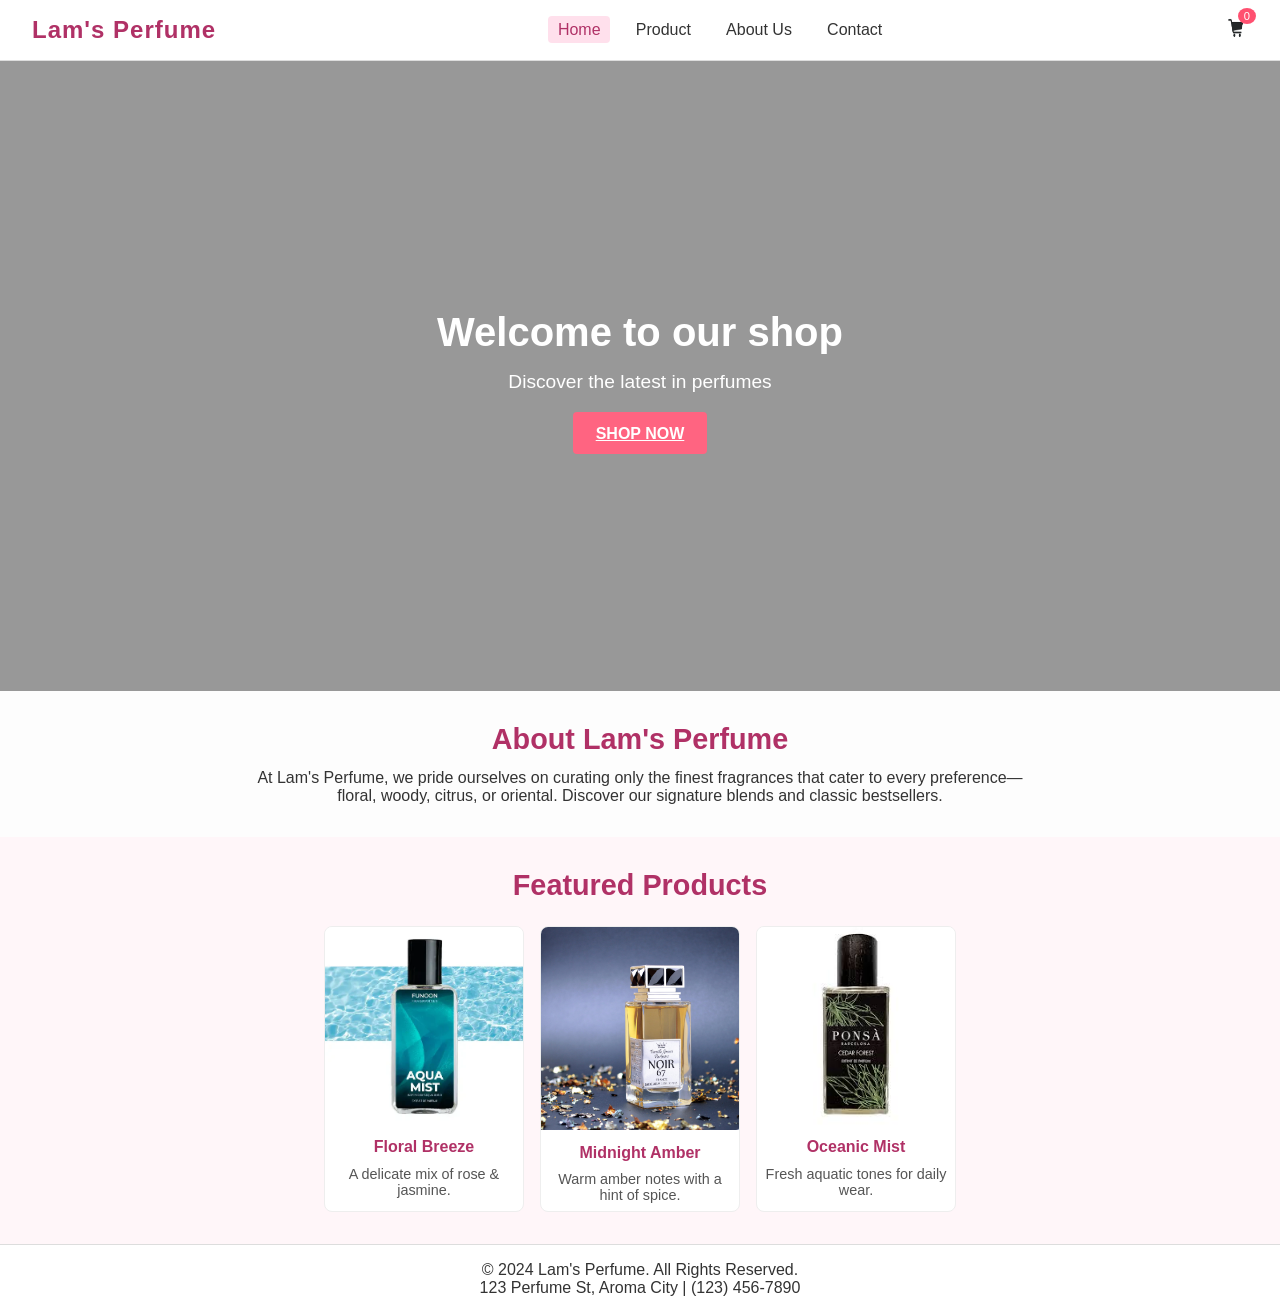
<file: index.html>
<!DOCTYPE html>
<html lang="en">
<head>
  <meta charset="UTF-8" />
  <meta name="viewport" content="width=device-width, initial-scale=1.0"/>
  <title>Lam's Perfume | Home</title>
  <link rel="stylesheet" href="css/styles.css">
</head>
<body>

  <header class="main-header">
    <div class="brand-logo">Lam's Perfume</div> 
    <nav class="navbar">
      <ul class="nav-list">
        <li><a href="index.html" class="active">Home</a></li>
        <li><a href="products.html">Product</a></li>
        <li><a href="about.html">About Us</a></li>
        <li><a href="contact.html">Contact</a></li>
      </ul>
    </nav>
    <div class="cart-icon">
      <a href="cart.html">
        <img src="images/cart-icon.png" alt="Cart Icon" />
        <span class="cart-count">0</span> 
      </a>
    </div>
  </header>

  <section class="hero-section">
    <div class="hero-overlay"></div>
    <div class="hero-content">
      <h1>Welcome to our shop</h1>
      <p>Discover the latest in perfumes</p>
      <a href="products.html" class="btn-hero">Shop Now</a>
    </div>
  </section>

  <section class="intro-section">
    <h2>About Lam's Perfume</h2>
    <p>
      At Lam's Perfume, we pride ourselves on curating only the finest fragrances 
      that cater to every preference—floral, woody, citrus, or oriental. 
      Discover our signature blends and classic bestsellers.
    </p>
  </section>

  <section class="featured-products">
    <h2>Featured Products</h2>
    <div class="products-grid">
      <div class="product-card">
        <img src="images/perfume1.jpg" alt="Sample Perfume 1">
        <h3>Floral Breeze</h3>
        <p>A delicate mix of rose & jasmine.</p>
      </div>
      <div class="product-card">
        <img src="images/perfume2.jpg" alt="Sample Perfume 2">
        <h3>Midnight Amber</h3>
        <p>Warm amber notes with a hint of spice.</p>
      </div>
      <div class="product-card">
        <img src="images/perfume3.jpg" alt="Sample Perfume 3">
        <h3>Oceanic Mist</h3>
        <p>Fresh aquatic tones for daily wear.</p>
      </div>
    </div>
  </section>

  <footer class="main-footer">
    <p>© 2024 Lam's Perfume. All Rights Reserved.</p>
    <p>123 Perfume St, Aroma City | (123) 456-7890</p>
  </footer>
<script src="js/main.js"></script>


</body>
</html>
</file>
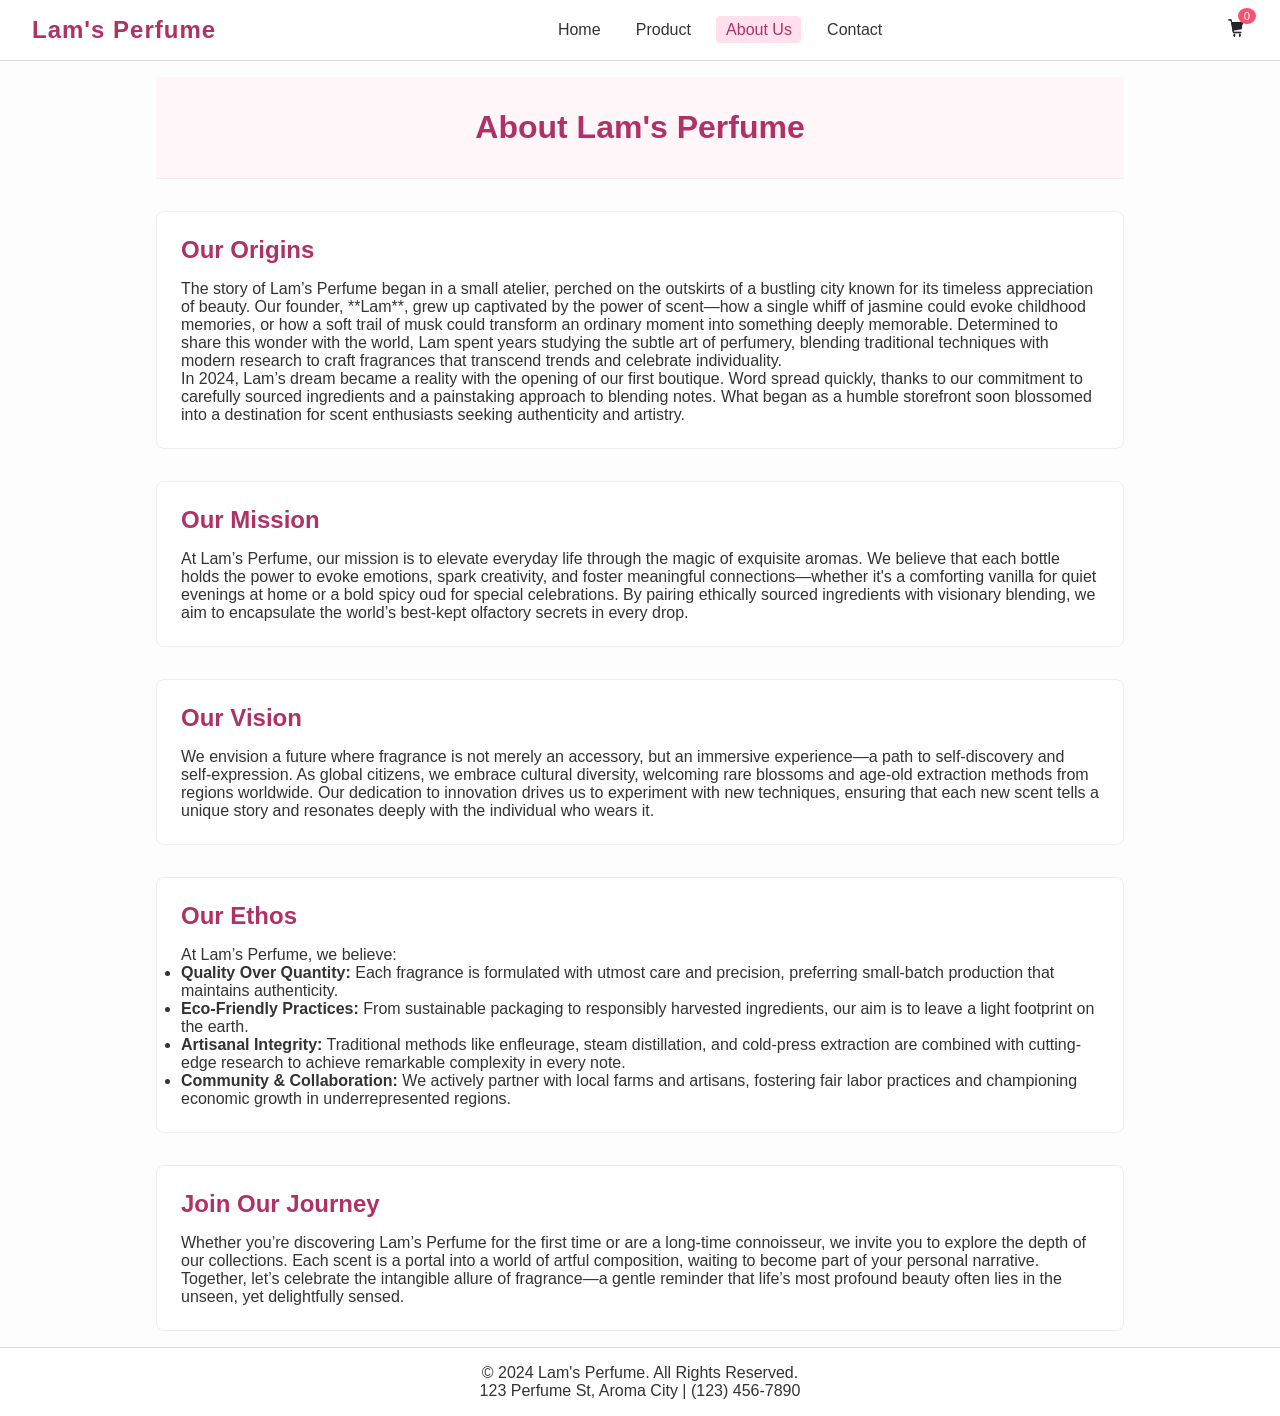
<file: about.html>
<!DOCTYPE html>
<html lang="en">
<head>
  <meta charset="UTF-8" />
  <meta name="viewport" content="width=device-width, initial-scale=1.0"/>
  <title>Lam's Perfume | About Us</title>
  <link rel="stylesheet" href="css/styles.css">
</head>
<body>

  <header class="main-header">
    <div class="brand-logo">Lam's Perfume</div>
    <nav class="navbar">
      <ul class="nav-list">
        <li><a href="index.html">Home</a></li>
        <li><a href="products.html">Product</a></li>
        <li><a href="about.html" class="active">About Us</a></li>
        <li><a href="contact.html">Contact</a></li>
      </ul>
    </nav>
    <div class="cart-icon">
      <a href="cart.html">
        <img src="images/cart-icon.png" alt="Cart Icon" />
        <span class="cart-count">0</span>
      </a>
    </div>
  </header>

  <main class="about-main">
    <section class="about-hero">
      <h1>About Lam's Perfume</h1>
    </section>

    <section class="about-content">
      <div class="about-intro">
        <h2>Our Origins</h2>
        <p>
          The story of Lam’s Perfume began in a small atelier, perched on the outskirts 
          of a bustling city known for its timeless appreciation of beauty. Our founder, 
          **Lam**, grew up captivated by the power of scent—how a single whiff of jasmine 
          could evoke childhood memories, or how a soft trail of musk could transform 
          an ordinary moment into something deeply memorable. Determined to share this 
          wonder with the world, Lam spent years studying the subtle art of perfumery, 
          blending traditional techniques with modern research to craft fragrances that 
          transcend trends and celebrate individuality.
        </p>
        <p>
          In 2024, Lam’s dream became a reality with the opening of our first boutique. 
          Word spread quickly, thanks to our commitment to carefully sourced ingredients 
          and a painstaking approach to blending notes. What began as a humble storefront 
          soon blossomed into a destination for scent enthusiasts seeking authenticity 
          and artistry.
        </p>
      </div>

      <div class="about-values">
        <h2>Our Mission</h2>
        <p>
          At Lam’s Perfume, our mission is to elevate everyday life through the magic 
          of exquisite aromas. We believe that each bottle holds the power to evoke 
          emotions, spark creativity, and foster meaningful connections—whether it's 
          a comforting vanilla for quiet evenings at home or a bold spicy oud for 
          special celebrations. By pairing ethically sourced ingredients with 
          visionary blending, we aim to encapsulate the world’s best-kept olfactory 
          secrets in every drop.
        </p>
      </div>

      <div class="about-vision">
        <h2>Our Vision</h2>
        <p>
          We envision a future where fragrance is not merely an accessory, but an 
          immersive experience—a path to self-discovery and self-expression. As 
          global citizens, we embrace cultural diversity, welcoming rare blossoms 
          and age-old extraction methods from regions worldwide. Our dedication to 
          innovation drives us to experiment with new techniques, ensuring that 
          each new scent tells a unique story and resonates deeply with the 
          individual who wears it.
        </p>
      </div>

      <div class="about-ethos">
        <h2>Our Ethos</h2>
        <p>
          At Lam’s Perfume, we believe:
        </p>
        <ul>
          <li>
            <strong>Quality Over Quantity:</strong> Each fragrance is formulated 
            with utmost care and precision, preferring small-batch production that 
            maintains authenticity.
          </li>
          <li>
            <strong>Eco-Friendly Practices:</strong> From sustainable packaging to 
            responsibly harvested ingredients, our aim is to leave a light footprint 
            on the earth.
          </li>
          <li>
            <strong>Artisanal Integrity:</strong> Traditional methods like 
            enfleurage, steam distillation, and cold-press extraction are combined 
            with cutting-edge research to achieve remarkable complexity in every note.
          </li>
          <li>
            <strong>Community & Collaboration:</strong> We actively partner with 
            local farms and artisans, fostering fair labor practices and championing 
            economic growth in underrepresented regions.
          </li>
        </ul>
      </div>

      <div class="about-journey">
        <h2>Join Our Journey</h2>
        <p>
          Whether you’re discovering Lam’s Perfume for the first time or are a 
          long-time connoisseur, we invite you to explore the depth of our collections. 
          Each scent is a portal into a world of artful composition, waiting to become 
          part of your personal narrative. Together, let’s celebrate the intangible 
          allure of fragrance—a gentle reminder that life’s most profound beauty 
          often lies in the unseen, yet delightfully sensed.
        </p>
      </div>
    </section>
  </main>

  <footer class="main-footer">
    <p>© 2024 Lam's Perfume. All Rights Reserved.</p>
    <p>123 Perfume St, Aroma City | (123) 456-7890</p>
  </footer>
  
<script src="js/main.js"></script>

</body>
</html>
</file>
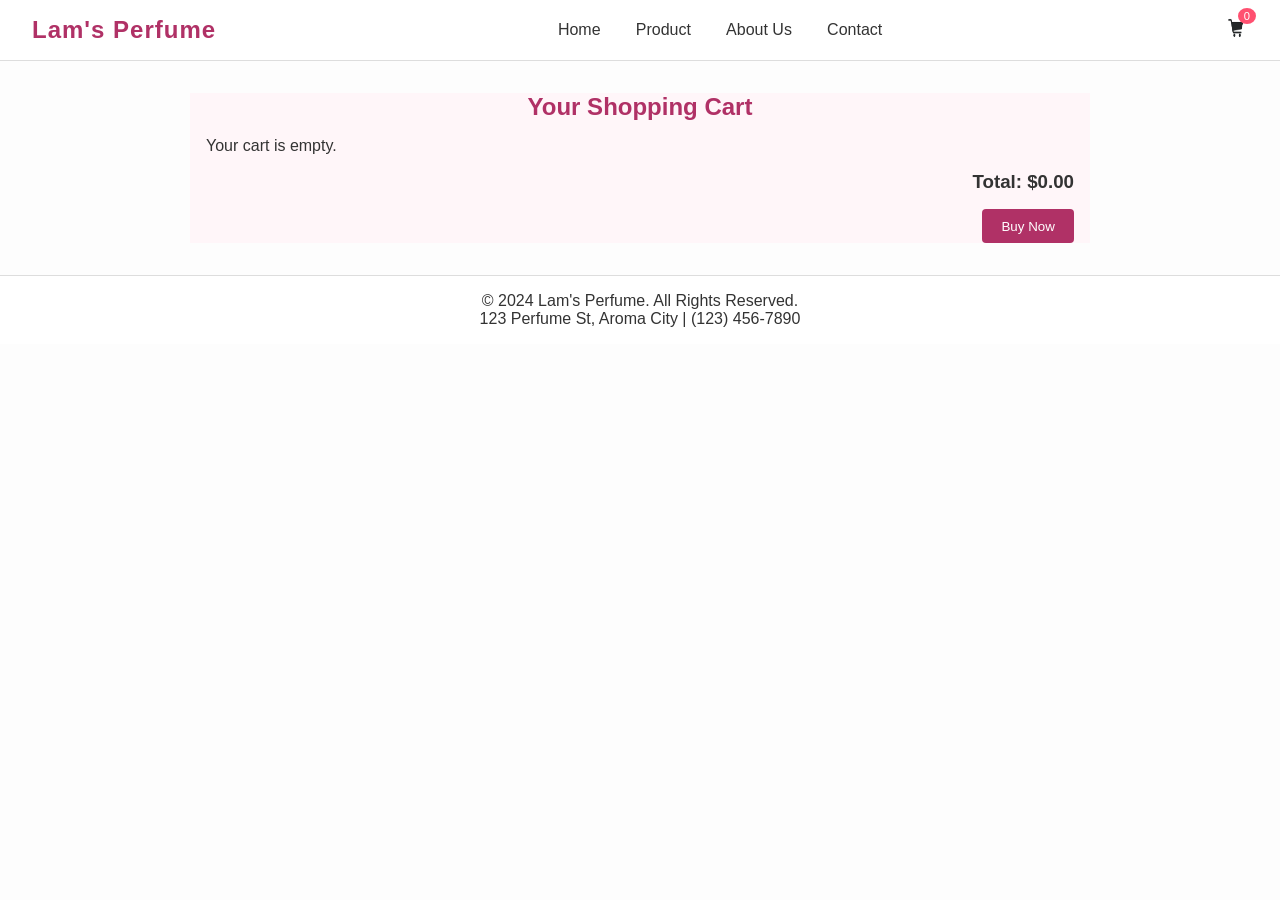
<file: cart.html>
<!DOCTYPE html>
<html lang="en">
<head>
  <meta charset="UTF-8"/>
  <meta name="viewport" content="width=device-width, initial-scale=1.0"/>
  <title>Lam's Perfume | Cart</title>
  <link rel="stylesheet" href="css/styles.css"/>
  <script src="https://code.jquery.com/jquery-3.6.0.min.js"></script>
</head>
<body>

  <header class="main-header">
    <div class="brand-logo">Lam's Perfume</div>
    <nav class="navbar">
      <ul class="nav-list">
        <li><a href="index.html">Home</a></li>
        <li><a href="products.html">Product</a></li>
        <li><a href="about.html">About Us</a></li>
        <li><a href="contact.html">Contact</a></li>
      </ul>
    </nav>
    <div class="cart-icon">
      <a href="cart.html" class="active">
        <img src="images/cart-icon.png" alt="Cart Icon" />
        <span class="cart-count">0</span>
      </a>
    </div>
  </header>

  <main class="cart-main">
    <section class="cart-section">
      <h1>Your Shopping Cart</h1>
      <div id="cart-container"></div>
      <div class="cart-total">
        <h3>Total: $<span id="cart-total-price">0.00</span></h3>
      </div>
      <button class="btn-checkout" onclick="checkout()">Buy Now</button>
    </section>
  </main>

  <footer class="main-footer">
    <p>© 2024 Lam's Perfume. All Rights Reserved.</p>
    <p>123 Perfume St, Aroma City | (123) 456-7890</p>
  </footer>

  <script src="js/cart.js"></script>
</body>
</html>
</file>
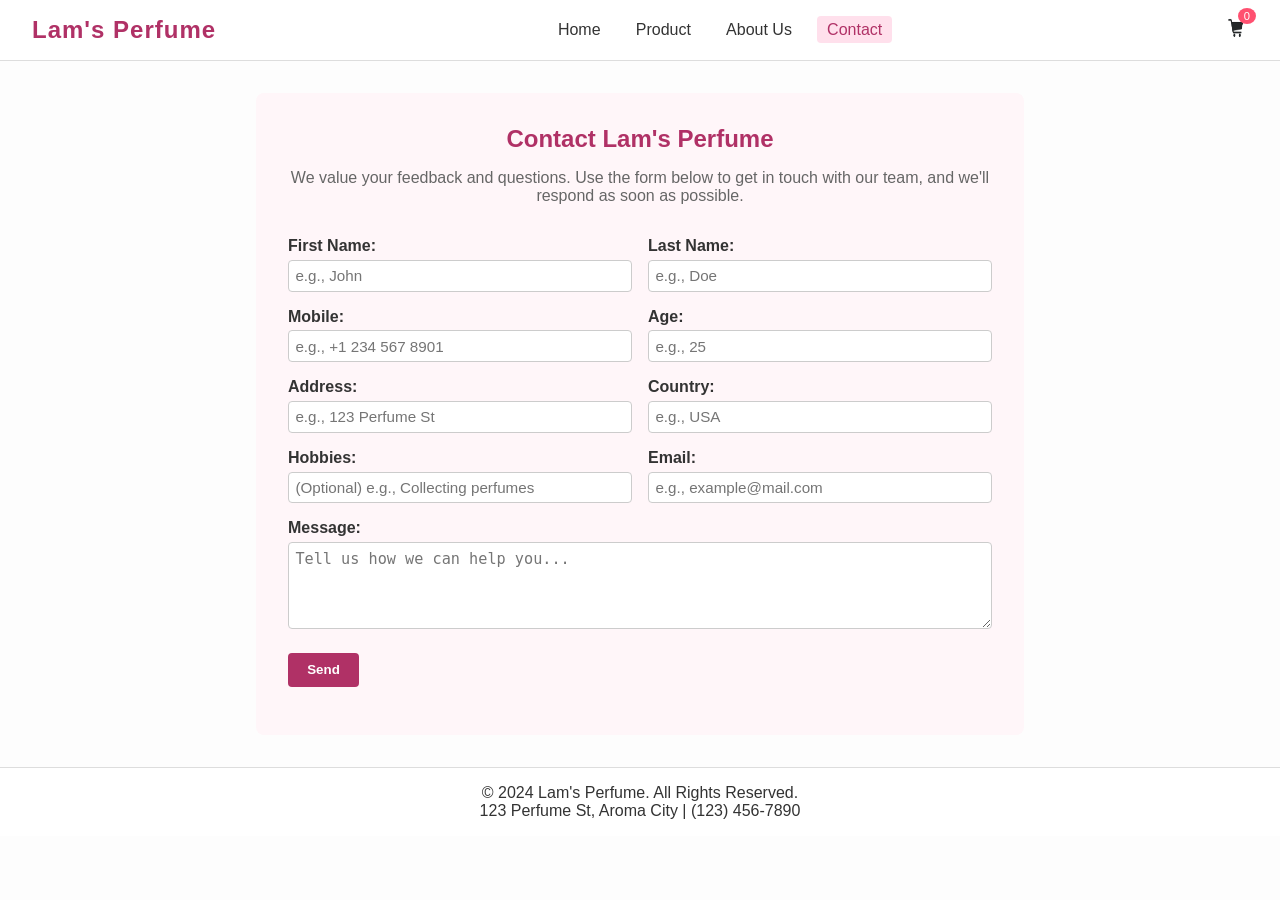
<file: contact.html>
<!DOCTYPE html>
<html lang="en">
<head>
  <meta charset="UTF-8" />
  <meta name="viewport" content="width=device-width, initial-scale=1.0"/>
  <title>Lam's Perfume | Contact Us</title>
  <link rel="stylesheet" href="css/styles.css" />
</head>
<body>

  <header class="main-header">
    <div class="brand-logo">Lam's Perfume</div>
    <nav class="navbar">
      <ul class="nav-list">
        <li><a href="index.html">Home</a></li>
        <li><a href="products.html">Product</a></li>
        <li><a href="about.html">About Us</a></li>
        <li><a href="contact.html" class="active">Contact</a></li>
      </ul>
    </nav>
    <div class="cart-icon">
      <a href="cart.html">
        <img src="images/cart-icon.png" alt="Cart Icon" />
        <span class="cart-count">0</span>
      </a>
    </div>
  </header>

  <main class="contact-main">
    <section class="contact-section">
      <h1>Contact Lam's Perfume</h1>
      <p>
        We value your feedback and questions. Use the form below to 
        get in touch with our team, and we'll respond as soon as possible.
      </p>

      <form id="contactForm">
        <div class="row">
          <div class="form-group">
            <label for="firstName">First Name:</label>
            <input 
              type="text" 
              id="firstName" 
              name="firstName" 
              placeholder="e.g., John" 
              required
            />
          </div>
          <div class="form-group">
            <label for="lastName">Last Name:</label>
            <input 
              type="text" 
              id="lastName" 
              name="lastName" 
              placeholder="e.g., Doe" 
              required
            />
          </div>
        </div>

        <div class="row">
          <div class="form-group">
            <label for="mobile">Mobile:</label>
            <input 
              type="text" 
              id="mobile" 
              name="mobile"
              placeholder="e.g., +1 234 567 8901" 
              required
            />
          </div>
          <div class="form-group">
            <label for="age">Age:</label>
            <input 
              type="number" 
              id="age" 
              name="age" 
              placeholder="e.g., 25" 
              min="1" 
              required
            />
          </div>
        </div>

        <div class="row">
          <div class="form-group">
            <label for="address">Address:</label>
            <input 
              type="text" 
              id="address" 
              name="address"
              placeholder="e.g., 123 Perfume St" 
              required
            />
          </div>
          <div class="form-group">
            <label for="country">Country:</label>
            <input 
              type="text" 
              id="country" 
              name="country" 
              placeholder="e.g., USA" 
              required
            />
          </div>
        </div>

        <div class="row">
          <div class="form-group">
            <label for="hobbies">Hobbies:</label>
            <input 
              type="text" 
              id="hobbies" 
              name="hobbies"
              placeholder="(Optional) e.g., Collecting perfumes"
            />
          </div>
          <div class="form-group">
            <label for="email">Email:</label>
            <input 
              type="email" 
              id="email" 
              name="email" 
              placeholder="e.g., example@mail.com" 
              required
            />
          </div>
        </div>

        <div class="row single-row">
          <div class="form-group">
            <label for="message">Message:</label>
            <textarea 
              id="message" 
              name="message" 
              rows="4" 
              placeholder="Tell us how we can help you..." 
              required
            ></textarea>
          </div>
        </div>

        <button type="submit" class="btn-contact-submit">Send</button>
      </form>

      <div id="formFeedback" class="feedback"></div>
    </section>
  </main>

  <footer class="main-footer">
    <p>© 2024 Lam's Perfume. All Rights Reserved.</p>
    <p>123 Perfume St, Aroma City | (123) 456-7890</p>
  </footer>

  <script src="js/contact.js"></script>
<script src="js/main.js"></script>

</body>
</html>
</file>
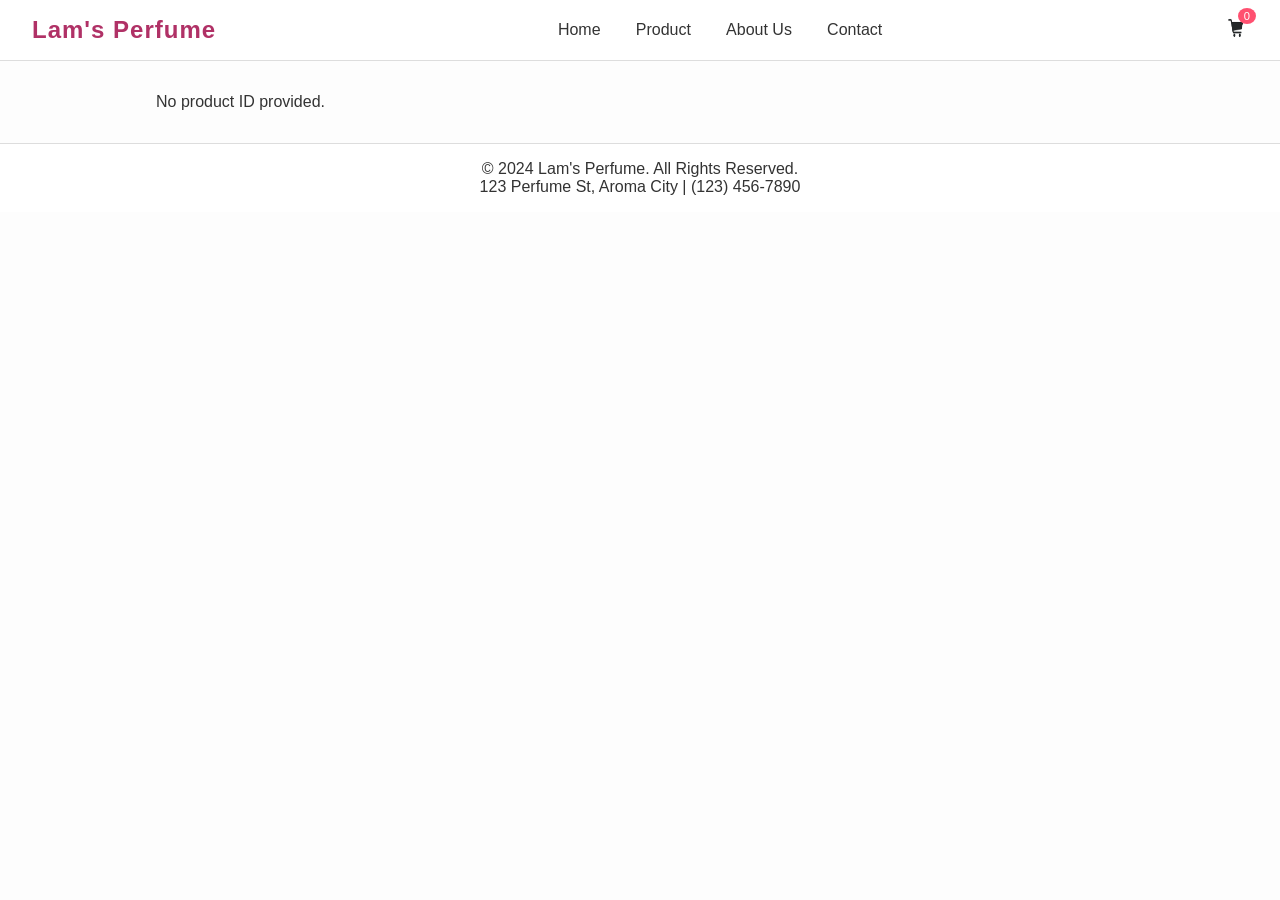
<file: product-detail.html>
<!DOCTYPE html>
<html lang="en">
<head>
  <meta charset="UTF-8">
  <meta name="viewport" content="width=device-width, initial-scale=1.0">
  <title>Lam's Perfume | Product Detail</title>
  <link rel="stylesheet" href="css/styles.css">
  <script src="https://code.jquery.com/jquery-3.6.0.min.js"></script>
</head>
<body>

  <header class="main-header">
    <div class="brand-logo">Lam's Perfume</div>
    <nav class="navbar">
      <ul class="nav-list">
        <li><a href="index.html">Home</a></li>
        <li><a href="products.html">Product</a></li>
        <li><a href="about.html">About Us</a></li>
        <li><a href="contact.html">Contact</a></li>
      </ul>
    </nav>
    <div class="cart-icon">
      <a href="cart.html">
        <img src="images/cart-icon.png" alt="Cart Icon" />
        <span class="cart-count">0</span>
      </a>
    </div>
  </header>

  <main class="detail-main">
    <div class="detail-container" id="product-detail-container"></div>
  </main>

  <footer class="main-footer">
    <p>© 2024 Lam's Perfume. All Rights Reserved.</p>
    <p>123 Perfume St, Aroma City | (123) 456-7890</p>
  </footer>

  <script>
    $(document).ready(function(){
      const params = new URLSearchParams(window.location.search);
      const productId = params.get("id"); 
      if(!productId) {
        $("#product-detail-container").html("<p>No product ID provided.</p>");
        return;
      }

      $.ajax({
        url: "data/products.json",
        method: "GET",
        dataType: "json",
        success: function(data) {
          const pid = parseInt(productId, 10);
          const product = data.find(item => item.id === pid);

          if(!product) {
            $("#product-detail-container").html("<p>Product not found.</p>");
            return;
          }

          const detailHTML = `
            <div class="detail-image">
              <img src="${product.image}" alt="${product.title}" />
            </div>
            <div class="detail-info">
              <h1>${product.title}</h1>
              <p class="detail-price">$${product.price.toFixed(2)}</p>
              <p class="detail-desc">${product.description}</p>
              <button class="btn-add-cart">Add to Cart</button>
            </div>
          `;
          $("#product-detail-container").html(detailHTML);

          $(".btn-add-cart").on("click", function(){
            let cart = JSON.parse(localStorage.getItem("cart")) || [];
            const existingItem = cart.find(item => item.id === product.id);
            if (existingItem) {
              existingItem.quantity++;
            } else {
              cart.push({...product, quantity: 1});
            }
            localStorage.setItem("cart", JSON.stringify(cart));
            updateCartCount();
            alert(`${product.title} added to cart!`);
          });
        },
        error: function(err) {
          $("#product-detail-container").text("Unable to load product data.");
          console.error("Error loading JSON data:", err);
        }
      });

      function updateCartCount() {
        let cart = JSON.parse(localStorage.getItem("cart")) || [];
        let totalItems = 0;
        cart.forEach(item => totalItems += item.quantity);
        $(".cart-count").text(totalItems);
      }
      updateCartCount();
    });
  </script>
</body>
</html>
</file>
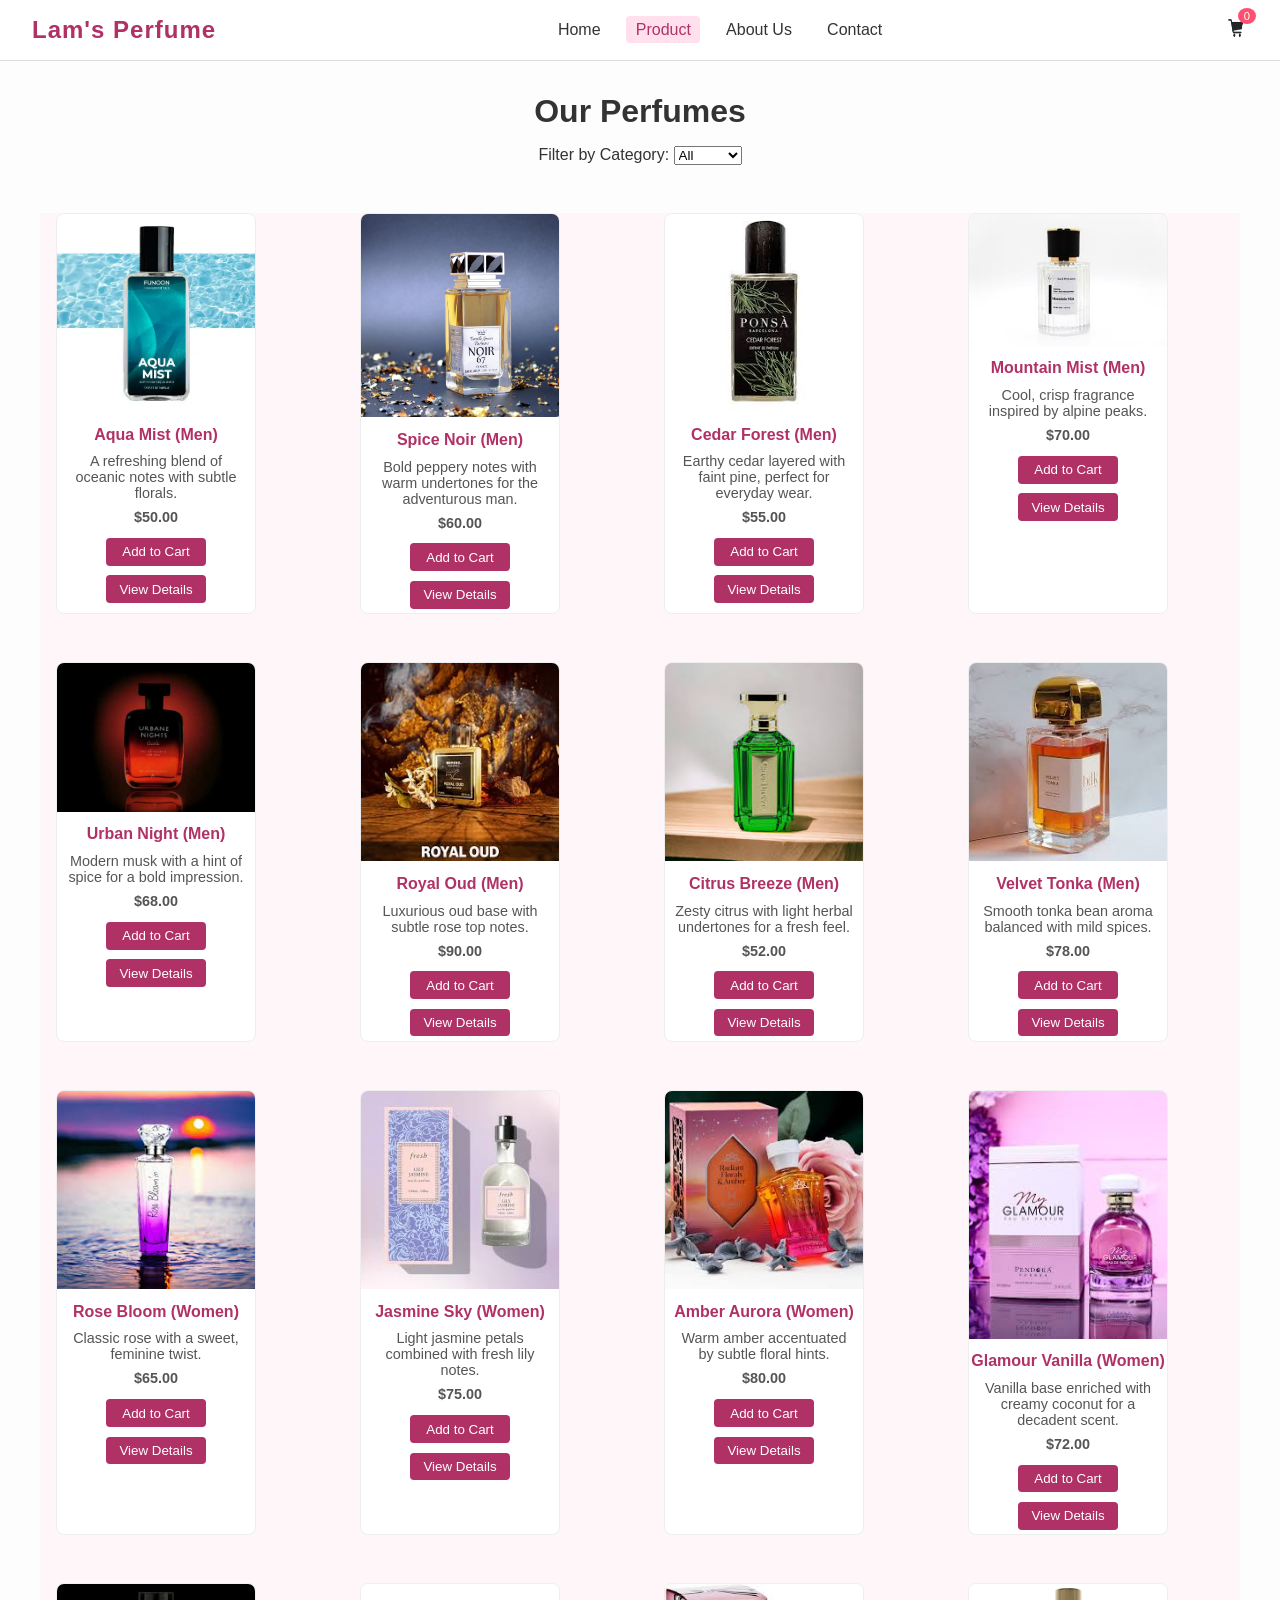
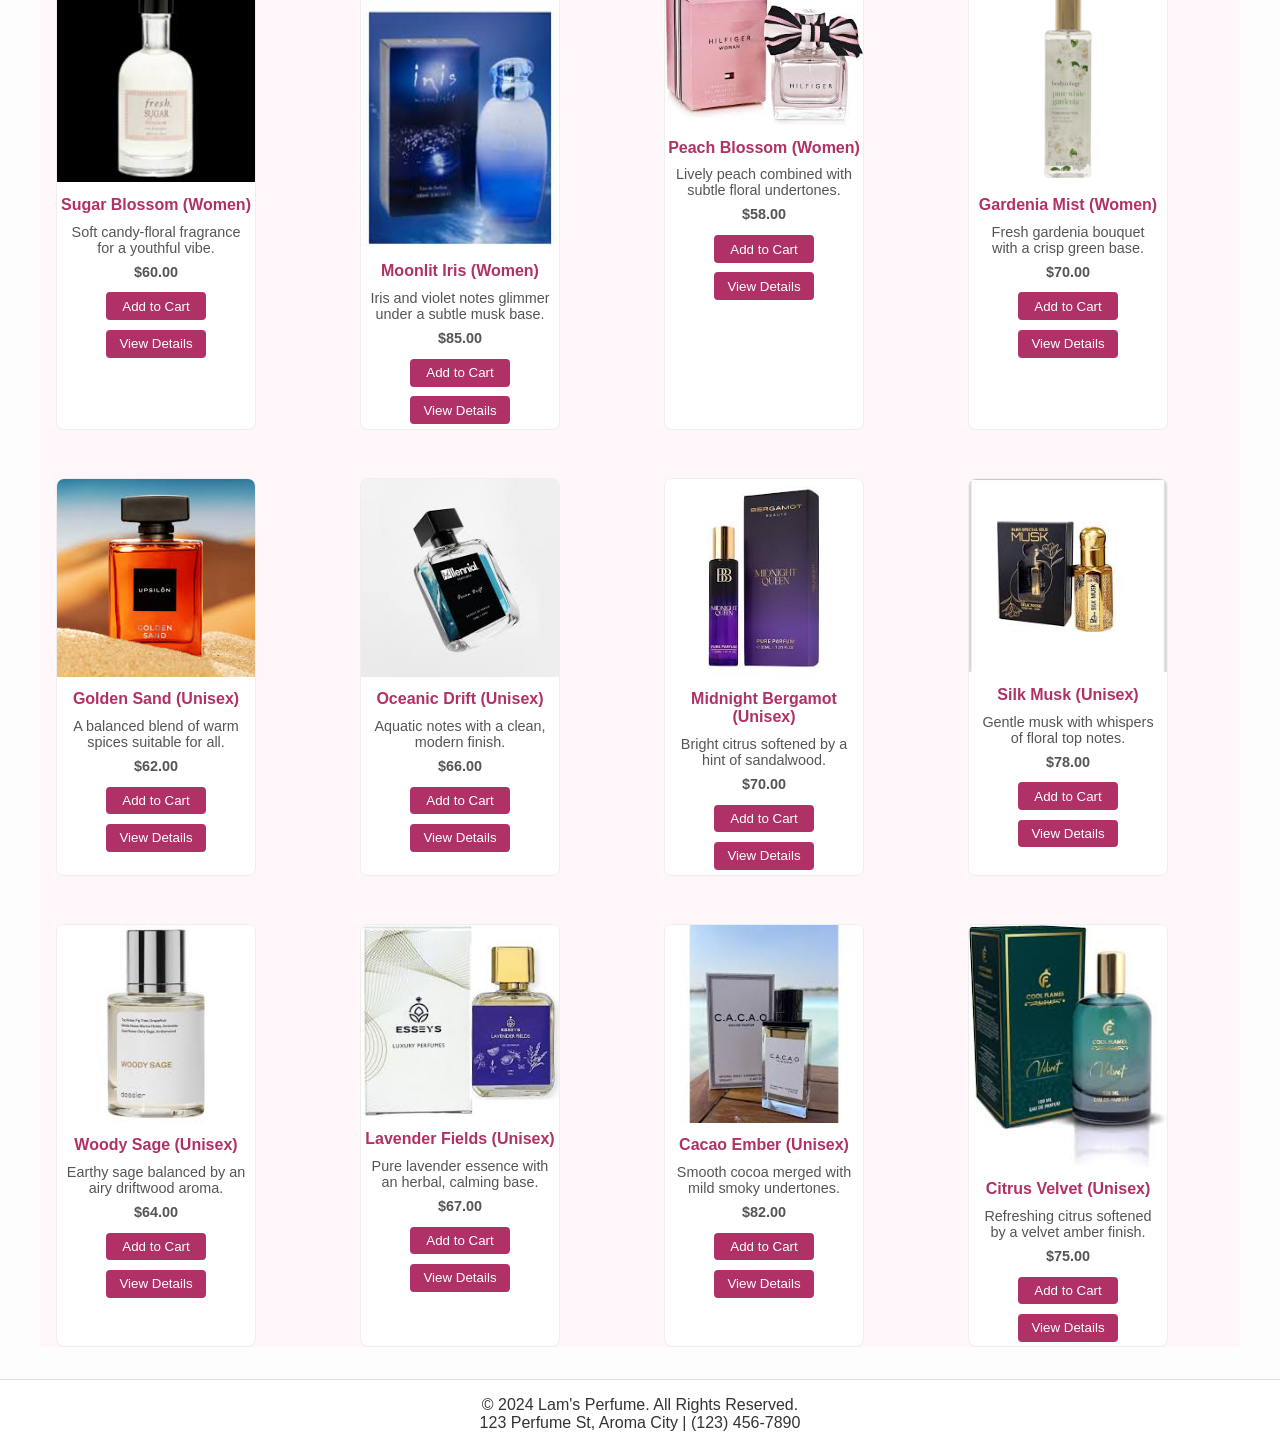
<file: products.html>
<!DOCTYPE html>
<html lang="en">
<head>
  <meta charset="UTF-8" />
  <meta name="viewport" content="width=device-width, initial-scale=1.0"/>
  <title>Lam's Perfume | Products</title>
  <link rel="stylesheet" href="css/styles.css">
  <script src="https://code.jquery.com/jquery-3.6.0.min.js"></script>
  <script src="js/products.js"></script>
</head>
<body>

  <header class="main-header">
    <div class="brand-logo">Lam's Perfume</div>
    <nav class="navbar">
      <ul class="nav-list">
        <li><a href="index.html">Home</a></li>
        <li><a href="products.html" class="active">Product</a></li>
        <li><a href="about.html">About Us</a></li>
        <li><a href="contact.html">Contact</a></li>
      </ul>
    </nav>
    <div class="cart-icon">
      <a href="cart.html">
        <img src="images/cart-icon.png" alt="Cart Icon" />
        <span class="cart-count">0</span>
      </a>
    </div>
  </header>

  <main class="products-main">

    <div class="products-header" style="text-align:center;">
      <h1>Our Perfumes</h1>
      <div class="filter-bar" style="display:inline-block;">
        <label for="categoryFilter">Filter by Category:</label>
        <select id="categoryFilter">
          <option value="all">All</option>
          <option value="Men">Men</option>
          <option value="Women">Women</option>
          <option value="Unisex">Unisex</option>
        </select>
      </div>
    </div>

    <div class="product-grid" id="product-container">
    </div>

  </main>

  <footer class="main-footer" style="text-align:center;">
    <p>© 2024 Lam's Perfume. All Rights Reserved.</p>
    <p>123 Perfume St, Aroma City | (123) 456-7890</p>
  </footer>

</body>
</html>
</file>
<file: css/styles.css>
* {
  margin: 0;
  padding: 0;
  box-sizing: border-box;
}

body {
  font-family: "Segoe UI", Arial, sans-serif;
  background-color: #fdfdfd;
  color: #333;
}

.main-header {
  display: flex;
  align-items: center;
  justify-content: space-between;
  padding: 1rem 2rem;
  background-color: #fff;
  position: relative;
  border-bottom: 1px solid #ddd;
}

.brand-logo {
  font-size: 1.5rem;
  font-weight: bold;
  color: #b03166;
  letter-spacing: 1px;
}

.navbar .nav-list {
  list-style: none;
  display: flex;
  gap: 1rem;
}

.navbar .nav-list a {
  text-decoration: none;
  color: #333;
  font-weight: 500;
  padding: 0.3rem 0.6rem;
  border-radius: 4px;
  transition: background 0.2s;
}

.navbar .nav-list a:hover,
.navbar .nav-list a.active {
  background-color: #ffe0ec;
  color: #b03166;
}

.cart-icon {
  position: relative;
}

.cart-icon img {
  width: 24px;
  height: 24px;
}

.cart-count {
  position: absolute;
  top: -8px;
  right: -8px;
  background-color: #ff5070;
  color: #fff;
  font-size: 0.7rem;
  padding: 2px 6px;
  border-radius: 50%;
}

.hero-section {
  width: 100%;
  height: 70vh;
  background: url("https://www.fragrancex.com/blog/wp-content/uploads/2024/08/10-Most-Popular-Perfumes-for-Women.jpg") center/cover no-repeat;
  position: relative;
  display: flex;
  align-items: center;
  justify-content: center;
}

.hero-overlay {
  position: absolute;
  top: 0;
  left: 0;
  width: 100%;
  height: 100%;
  background-color: rgba(0,0,0,0.4);
}

.hero-content {
  position: relative;
  text-align: center;
  z-index: 2;
  color: #fff;
}

.hero-content h1 {
  font-size: 2.5rem;
  margin-bottom: 1rem;
}

.hero-content p {
  font-size: 1.2rem;
  margin-bottom: 2rem;
}

.btn-hero {
  background-color: #ff6481;
  color: #fff;
  padding: 0.8rem 1.4rem;
  text-transform: uppercase;
  font-weight: bold;
  border: none;
  border-radius: 4px;
  cursor: pointer;
}

.btn-hero:hover {
  background-color: #e85674;
}

.intro-section {
  max-width: 800px;
  margin: 2rem auto;
  text-align: center;
  padding: 0 1rem;
}

.intro-section h2 {
  margin-bottom: 0.8rem;
  color: #b03166;
  font-size: 1.8rem;
}

.featured-products {
  background-color: #fff6f9;
  padding: 2rem;
}

.featured-products h2 {
  text-align: center;
  margin-bottom: 1.5rem;
  color: #b03166;
  font-size: 1.8rem;
}

.products-grid {
  display: flex;
  gap: 1rem;
  justify-content: center;
  flex-wrap: wrap;
  max-width: 1100px;
  margin: 0 auto;
}

.product-card {
  background: #fff;
  border: 1px solid #eee;
  border-radius: 8px;
  width: 200px;
  text-align: center;
  overflow: hidden;
  transition: box-shadow 0.2s;
}

.product-card:hover {
  box-shadow: 0 2px 6px rgba(0,0,0,0.1);
}

.product-card button {
  display: inline-block;
  width: 100px;
  text-align: center;
  background-color: #b03166;
  color: #fff;
  border: none;
  border-radius: 4px;
  padding: 0.4rem 0.8rem;
  margin: 0.3rem;
  cursor: pointer;
}

.product-card button:hover {
  background-color: #b03166;
}

.product-card img {
  width: 100%;
  object-fit: cover;
}

.product-card h3 {
  margin: 0.6rem 0;
  color: #b03166;
  font-size: 1rem;
}

.product-card p {
  margin: 0.5rem;
  color: #555;
  font-size: 0.9rem;
}

.main-footer {
  background-color: #fff;
  padding: 1rem 2rem;
  text-align: center;
  border-top: 1px solid #ddd;
}

@media (max-width: 768px) {
  .main-header {
    flex-direction: column;
    align-items: flex-start;
    gap: 0.5rem;
  }

  .navbar .nav-list {
    flex-wrap: wrap;
    gap: 0.5rem;
  }

  .hero-section {
    height: 50vh;
  }

  .hero-content h1 {
    font-size: 1.8rem;
  }

  .hero-content p {
    font-size: 1rem;
  }

  .product-card {
    width: 100%;
    max-width: 300px;
  }
}

.products-header {
  text-align: center;
  margin: 2rem auto;
}

.filter-bar {
  margin: 1rem auto;
  display: inline-block;
}

.product-grid {
  display: grid;
  background-color: #fff6f9;
  grid-template-columns: repeat(4, 1fr);
  gap: 3rem;
  justify-content: center;
  max-width: 1200px;
  margin: 2rem auto;
  padding: 0 1rem;
}

@media (max-width: 992px) {
  .product-grid {
    grid-template-columns: repeat(2, 1fr);
  }
}

@media (max-width: 576px) {
  .product-grid {
    grid-template-columns: 1fr;
  }
}

.about-hero {
  background-color: #fff6f9;
  text-align: center;
  padding: 2rem 1rem;
  border-bottom: 1px solid #eee;
}

.about-hero h1 {
  font-size: 2rem;
  color: #b03166;
}

.about-main {
  max-width: 1000px;
  margin: 0 auto;
  padding: 1rem;
}

.about-content {
  display: flex;
  flex-direction: column;
  gap: 2rem;
  margin-top: 2rem;
}

.about-content div {
  background-color: #fff;
  border: 1px solid #eee;
  border-radius: 8px;
  padding: 1.5rem;
}

.about-content h2 {
  margin-bottom: 1rem;
  color: #b03166;
}

@media (max-width: 768px) {
  .about-content {
    gap: 1rem;
  }
  .about-content div {
    padding: 1rem;
  }
  .about-hero h1 {
    font-size: 1.5rem;
  }
}

.contact-main {
  max-width: 800px;
  margin: 2rem auto;
  padding: 0 1rem;
}

.contact-section h1 {
  text-align: center;
  margin-bottom: 1rem;
  color: #b03166;
}

.contact-section p {
  text-align: center;
  margin-bottom: 2rem;
  color: #666;
}

form .row {
  display: flex;
  gap: 1rem;
  margin-bottom: 1rem;
}

form .single-row {
  display: block;
}

.form-group {
  flex: 1;
  display: flex;
  flex-direction: column;
}

.form-group label {
  margin-bottom: 0.3rem;
  font-weight: 600;
  color: #333;
}

input, textarea {
  padding: 0.4rem;
  border: 1px solid #ccc;
  border-radius: 4px;
}

.btn-contact-submit {
  display: inline-block;
  background-color: #f44336;
  color: #fff;
  padding: 0.6rem 1.2rem;
  border: none;
  border-radius: 4px;
  cursor: pointer;
  margin-top: 0.5rem;
  font-weight: bold;
}

.btn-contact-submit:hover {
  background-color: #d32f2f;
}

.feedback {
  margin-top: 1rem;
  font-weight: bold;
  text-align: center;
  color: #b03166;
}

@media (max-width: 768px) {
  form .row {
    flex-direction: column;
  }
}

.cart-main {
  max-width: 900px;
  margin: 2rem auto;
  padding: 0 1rem;
  background-color: #fff6f9;
}

.cart-section h1 {
  text-align: center;
  color: #b03166;
  margin-bottom: 1rem;
}

#cart-container {
  margin-bottom: 1rem;
  background-color: #fff6f9;
}

.cart-item {
  display: grid;
  grid-template-columns: 2fr 1fr 1fr 1fr 1fr;
  align-items: center;
  background: #fff;
  margin-bottom: 0.5rem;
  padding: 0.5rem;
  border-radius: 4px;
  gap: 0.5rem;
}

.qty-btn {
  background: #eee;
  border: none;
  padding: 0.3rem 0.6rem;
  cursor: pointer;
  border-radius: 4px;
  margin: 0 0.3rem;
}

.btn-remove {
  background-color: #b03166;
  color: #fff;
  border: none;
  padding: 0.4rem 0.8rem;
  border-radius: 4px;
  cursor: pointer;
}

.btn-remove:hover {
  background-color: #4e0926;
}

.cart-total {
  background-color: #fff6f9;
  text-align: right;
  margin: 1rem 0;
}

.btn-checkout {
  display: block;
  margin-left: auto;
  margin-top: 1rem;
  background-color: #b03166;
  color: #fff;
  padding: 0.6rem 1.2rem;
  border: none;
  border-radius: 4px;
  cursor: pointer;
}

.btn-checkout:hover {
  background-color: #4e0926;
}

@media (max-width: 768px) {
  .cart-item {
    grid-template-columns: 1fr 1fr;
    grid-row-gap: 0.5rem;
  }
  .cart-item img {
    width: 50px;
    margin-bottom: 0.5rem;
  }
}

.detail-main {
  max-width: 1000px;
  margin: 2rem auto;
  padding: 0 1rem;
}

.detail-container {
  display: flex;
  gap: 3rem;
  align-items: flex-start;
}

.detail-image img {
  width: 400px;
  height: auto;
  object-fit: cover;
  border-radius: 8px;
}

.detail-info {
  flex: 1;
  display: flex;
  flex-direction: column;
}

.detail-info h1 {
  margin-bottom: 0.5rem;
  color: #b03166;
}

.detail-price {
  font-size: 1.5rem;
  font-weight: bold;
  margin-bottom: 1rem;
  color: #333;
}

.detail-desc {
  margin-bottom: 1.5rem;
  line-height: 1.6;
  color: #555;
}

.btn-add-cart {
  background-color: #b03166;
  color: #fff;
  padding: 0.6rem 1.2rem;
  border: none;
  border-radius: 4px;
  cursor: pointer;
}

.btn-add-cart:hover {
  background-color: #4e0926;
}

@media (max-width: 768px) {
  .detail-container {
    flex-direction: column;
    align-items: center;
  }
  .detail-image img {
    width: 80%;
    max-width: 300px;
  }
}

.contact-main {
  max-width: 800px;
  margin: 2rem auto;
  padding: 0 1rem;
}

.contact-section {
  background-color: #fff6f9;
  padding: 2rem;
  border-radius: 8px;
}

.contact-section h1 {
  text-align: center;
  margin-bottom: 1rem;
  color: #b03166;
}

.contact-section p {
  text-align: center;
  margin-bottom: 2rem;
  color: #666;
}

form .row {
  display: flex;
  gap: 1rem;
  margin-bottom: 1rem;
}

.single-row {
  display: block;
}

.form-group {
  flex: 1;
  display: flex;
  flex-direction: column;
}

.form-group label {
  margin-bottom: 0.3rem;
  font-weight: 600;
  color: #333;
}

input, textarea {
  padding: 0.4rem;
  border: 1px solid #ccc;
  border-radius: 4px;
  font-size: 0.95rem;
  color: #333;
}

.btn-contact-submit {
  background-color: #b03166;
  color: #fff;
  padding: 0.6rem 1.2rem;
  border: none;
  border-radius: 4px;
  cursor: pointer;
  margin-top: 0.5rem;
  font-weight: bold;
  display: inline-block;
}

.btn-contact-submit:hover {
  background-color: #4e0926;
}

.feedback {
  margin-top: 1rem;
  font-weight: bold;
  text-align: center;
  color: #b03166;
}

@media (max-width: 768px) {
  form .row {
    flex-direction: column;
  }
}
</file>
